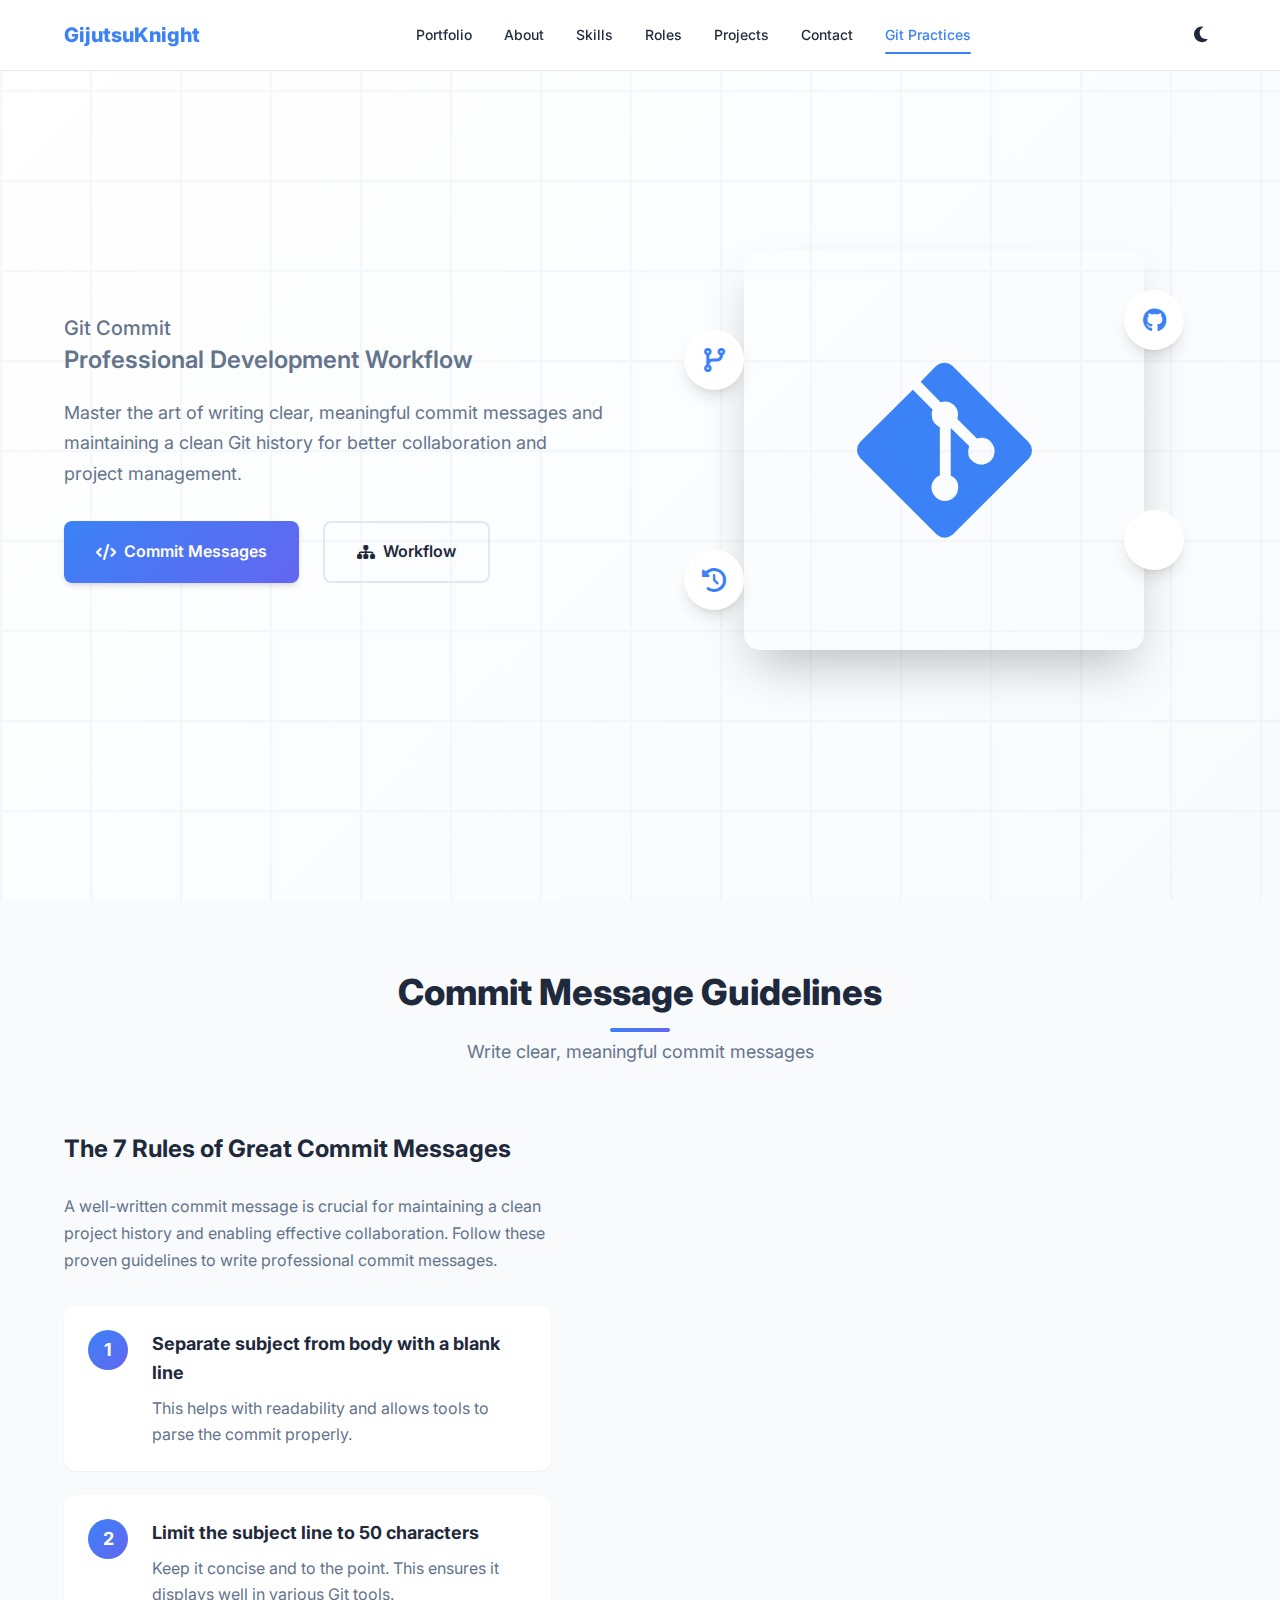
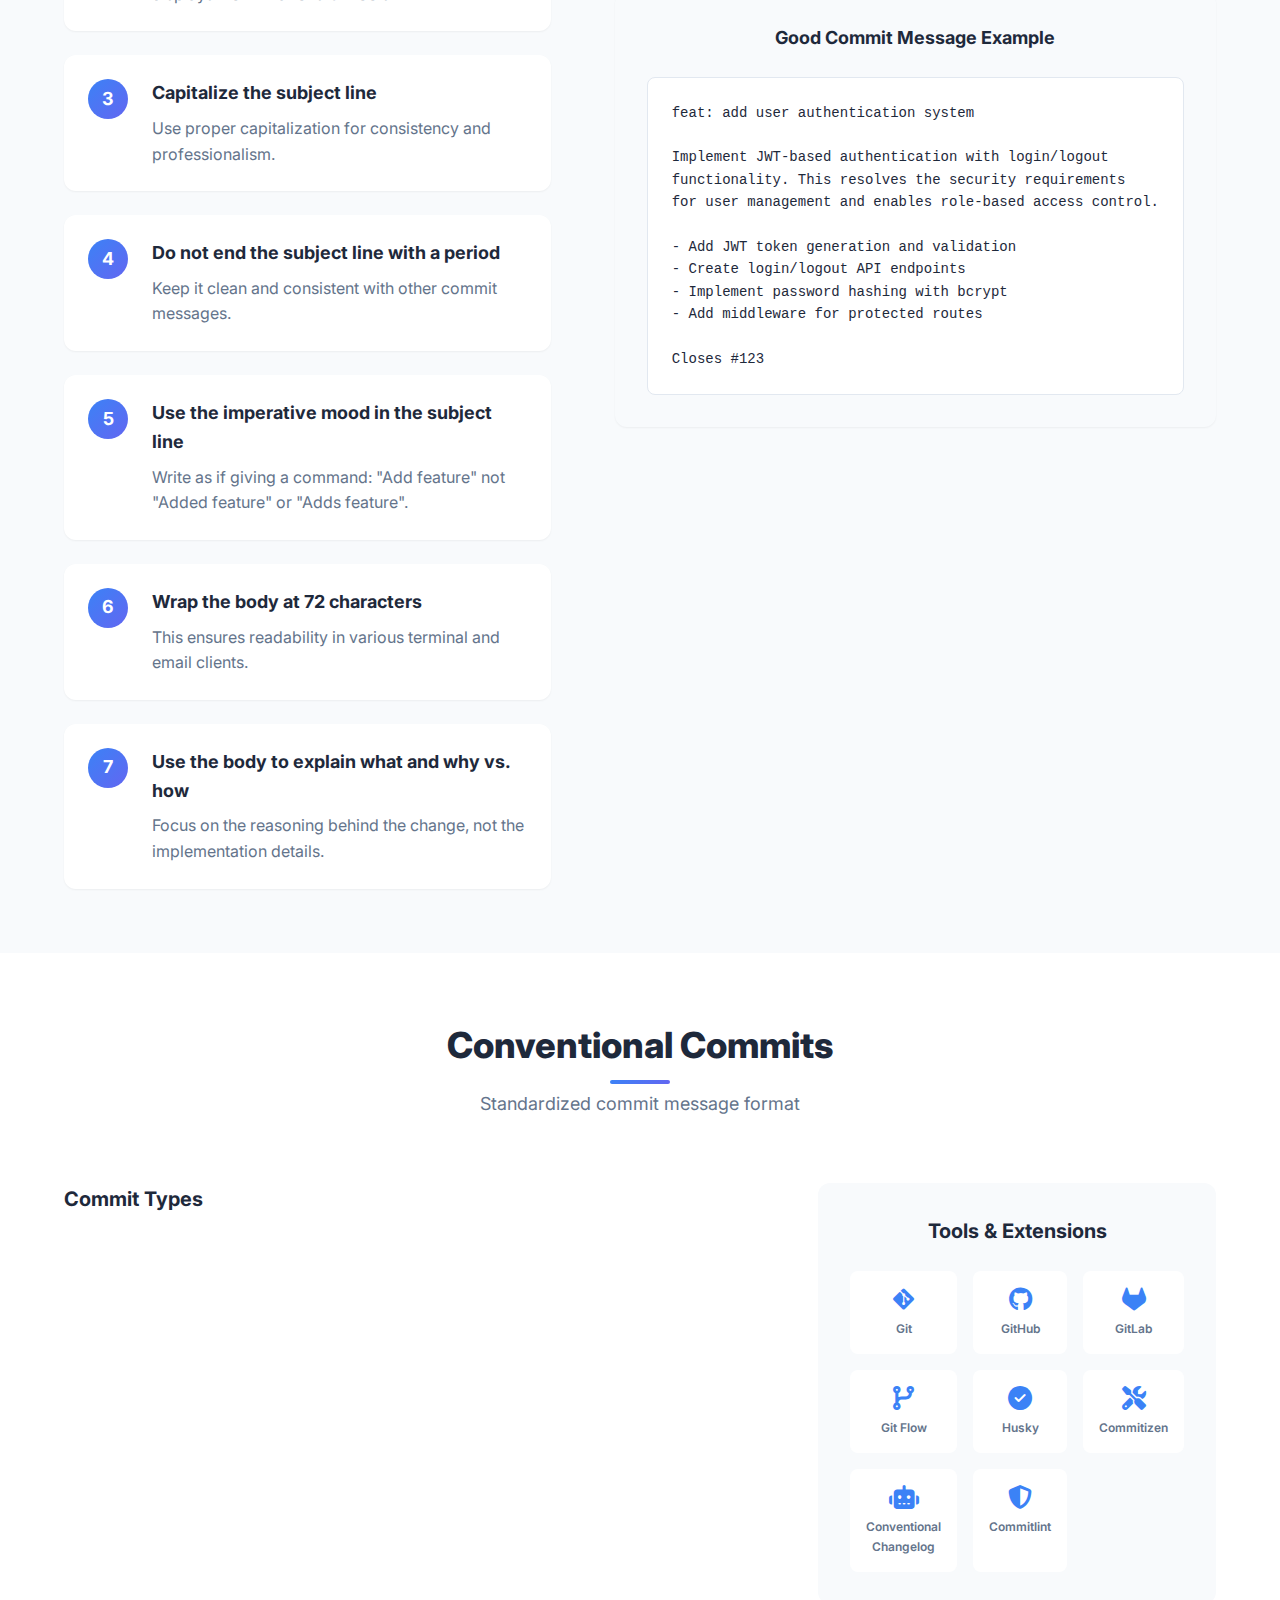
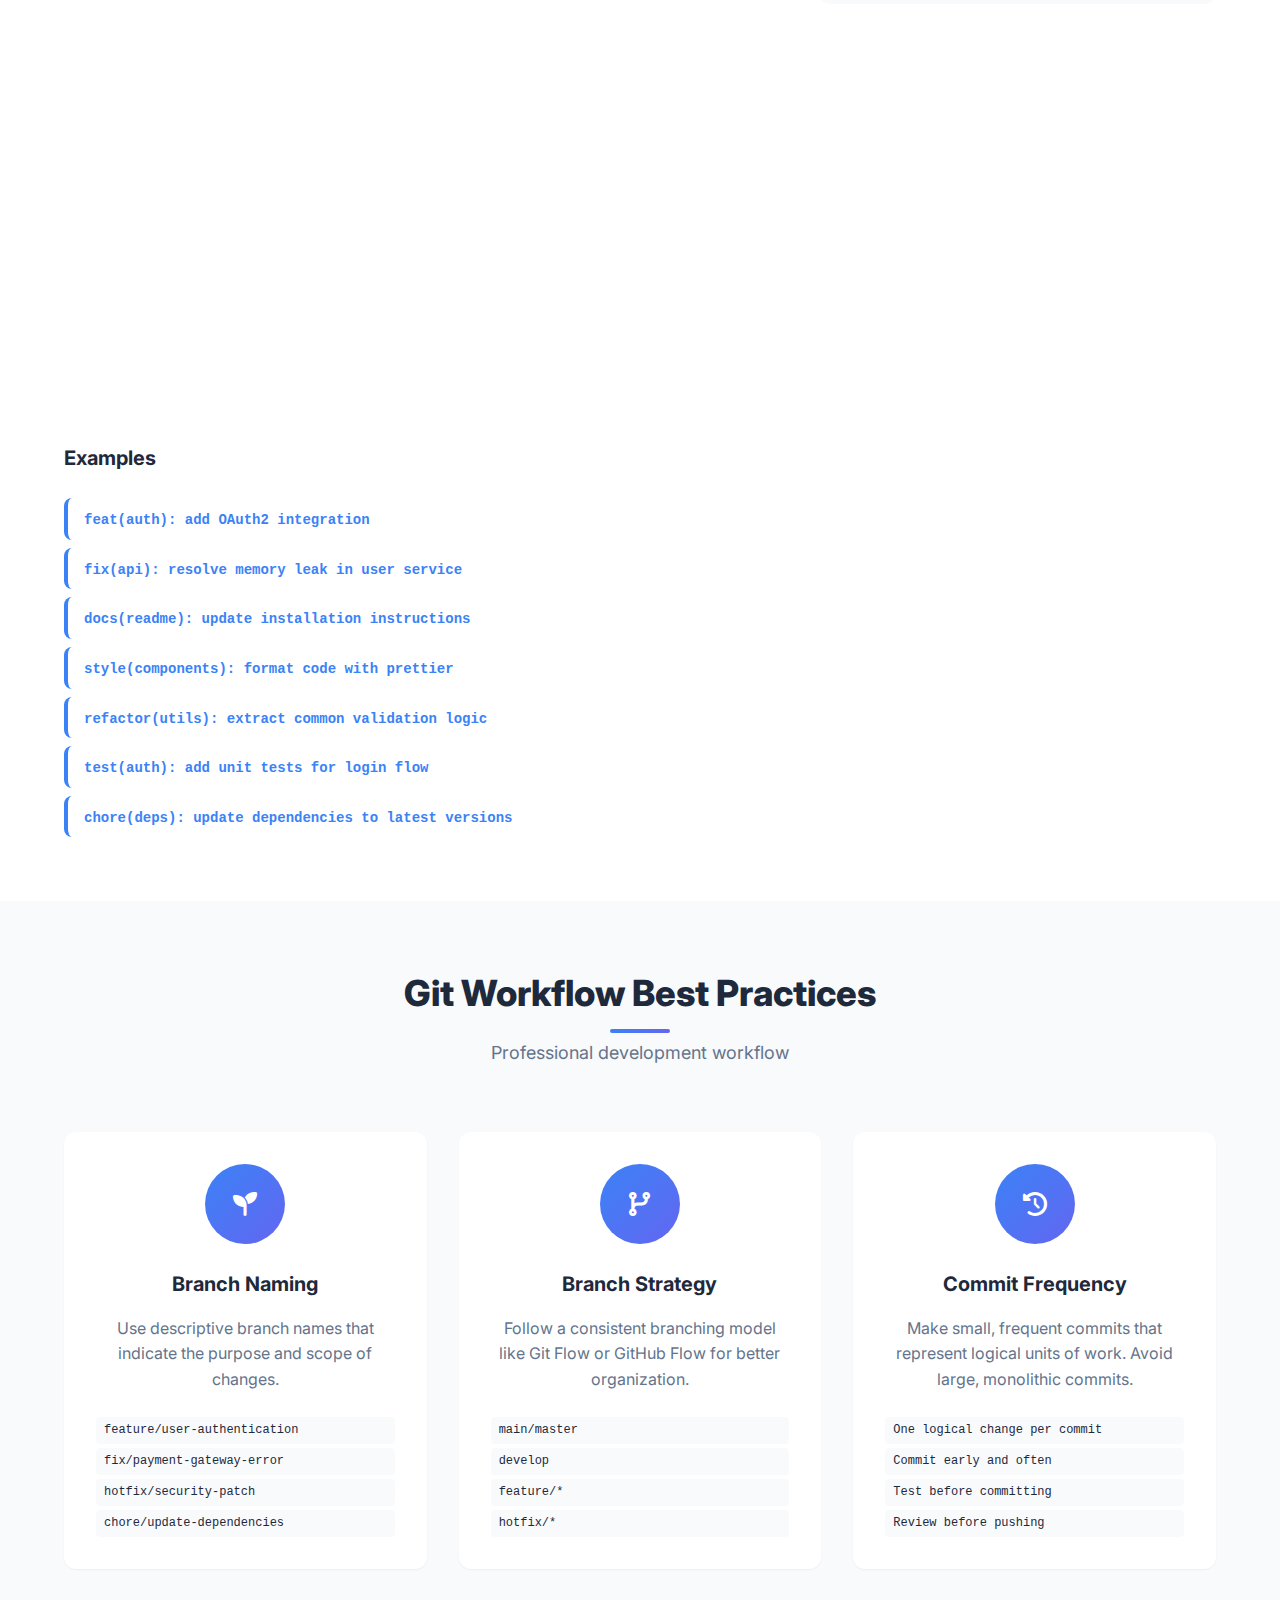
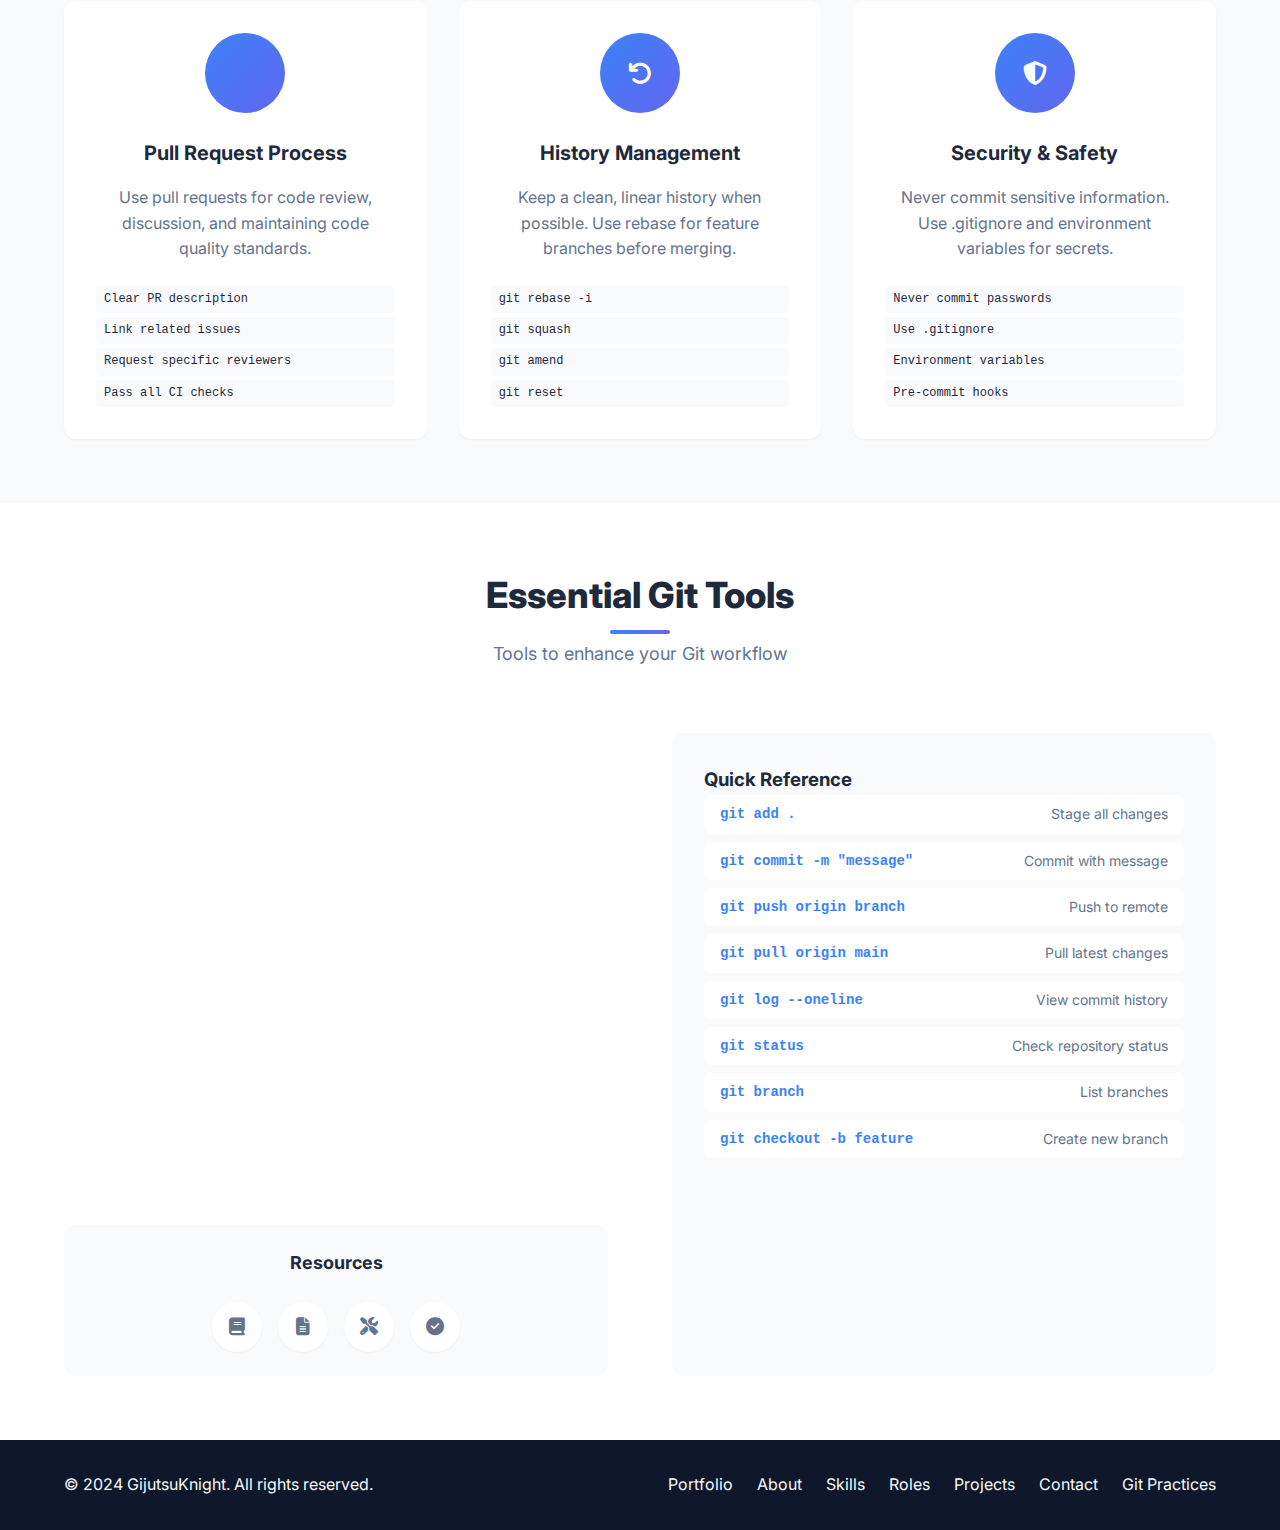
<file: git-practices.html>
<!DOCTYPE html>
<html lang="en">
  <head>
    <meta charset="UTF-8" />
    <meta name="viewport" content="width=device-width, initial-scale=1.0" />
    <title>Git Commit Best Practices - GijutsuKnight</title>

    <!-- CSS -->
    <link rel="stylesheet" href="assets/css/main.css" />

    <!-- External Libraries -->
    <link
      href="https://cdnjs.cloudflare.com/ajax/libs/font-awesome/6.4.0/css/all.min.css"
      rel="stylesheet"
    />
    <link
      href="https://fonts.googleapis.com/css2?family=Inter:wght@300;400;500;600;700;800&display=swap"
      rel="stylesheet"
    />
  </head>
  <body>
    <!-- Navigation -->
    <nav class="navbar" id="navbar">
      <div class="nav-container">
        <div class="nav-logo">
          <a href="index.html" class="logo-text">GijutsuKnight</a>
        </div>

        <div class="nav-menu" id="navMenu">
          <a href="index.html" class="nav-link">Portfolio</a>
          <a href="index.html#about" class="nav-link">About</a>
          <a href="index.html#skills" class="nav-link">Skills</a>
          <a href="index.html#roles" class="nav-link">Roles</a>
          <a href="index.html#projects" class="nav-link">Projects</a>
          <a href="index.html#contact" class="nav-link">Contact</a>
          <a href="git-practices.html" class="nav-link active">Git Practices</a>
        </div>

        <div class="nav-controls">
          <button class="theme-toggle" id="themeToggle">
            <i class="fas fa-moon"></i>
          </button>
          <button class="mobile-menu-toggle" id="mobileMenuToggle">
            <i class="fas fa-bars"></i>
          </button>
        </div>
      </div>
    </nav>

    <!-- Main Content -->
    <main>
      <!-- Hero Section -->
      <section class="hero" id="home">
        <div class="hero-container">
          <div class="hero-content">
            <div class="hero-text">
              <h1 class="hero-title">
                <span class="greeting">Git Commit</span>
                <span class="name">Best Practices</span>
                <span class="title">Professional Development Workflow</span>
              </h1>
              <p class="hero-description">
                Master the art of writing clear, meaningful commit messages and
                maintaining a clean Git history for better collaboration and
                project management.
              </p>
              <div class="hero-buttons">
                <a href="#commit-messages" class="btn btn-primary">
                  <i class="fas fa-code"></i>
                  Commit Messages
                </a>
                <a href="#workflow" class="btn btn-secondary">
                  <i class="fas fa-sitemap"></i>
                  Workflow
                </a>
              </div>
            </div>

            <div class="hero-image">
              <div class="image-container">
                <div class="profile-image">
                  <i
                    class="fab fa-git-alt"
                    style="
                      font-size: 200px;
                      color: var(--primary-color);
                      display: flex;
                      align-items: center;
                      justify-content: center;
                      height: 100%;
                    "
                  ></i>
                </div>
                <div class="floating-elements">
                  <div class="floating-icon" style="--delay: 0s">
                    <i class="fab fa-github"></i>
                  </div>
                  <div class="floating-icon" style="--delay: 1s">
                    <i class="fas fa-code-branch"></i>
                  </div>
                  <div class="floating-icon" style="--delay: 2s">
                    <i class="fas fa-merge"></i>
                  </div>
                  <div class="floating-icon" style="--delay: 3s">
                    <i class="fas fa-history"></i>
                  </div>
                </div>
              </div>
            </div>
          </div>
        </div>
      </section>

      <!-- Commit Messages Section -->
      <section class="about" id="commit-messages">
        <div class="container">
          <div class="section-header">
            <h2 class="section-title">Commit Message Guidelines</h2>
            <p class="section-subtitle">
              Write clear, meaningful commit messages
            </p>
          </div>

          <div class="about-content">
            <div class="about-text">
              <div class="about-intro">
                <h3>The 7 Rules of Great Commit Messages</h3>
                <p>
                  A well-written commit message is crucial for maintaining a
                  clean project history and enabling effective collaboration.
                  Follow these proven guidelines to write professional commit
                  messages.
                </p>
              </div>

              <div class="git-rules">
                <div class="rule-item">
                  <div class="rule-number">1</div>
                  <div class="rule-content">
                    <h4>Separate subject from body with a blank line</h4>
                    <p>
                      This helps with readability and allows tools to parse the
                      commit properly.
                    </p>
                  </div>
                </div>

                <div class="rule-item">
                  <div class="rule-number">2</div>
                  <div class="rule-content">
                    <h4>Limit the subject line to 50 characters</h4>
                    <p>
                      Keep it concise and to the point. This ensures it displays
                      well in various Git tools.
                    </p>
                  </div>
                </div>

                <div class="rule-item">
                  <div class="rule-number">3</div>
                  <div class="rule-content">
                    <h4>Capitalize the subject line</h4>
                    <p>
                      Use proper capitalization for consistency and
                      professionalism.
                    </p>
                  </div>
                </div>

                <div class="rule-item">
                  <div class="rule-number">4</div>
                  <div class="rule-content">
                    <h4>Do not end the subject line with a period</h4>
                    <p>
                      Keep it clean and consistent with other commit messages.
                    </p>
                  </div>
                </div>

                <div class="rule-item">
                  <div class="rule-number">5</div>
                  <div class="rule-content">
                    <h4>Use the imperative mood in the subject line</h4>
                    <p>
                      Write as if giving a command: "Add feature" not "Added
                      feature" or "Adds feature".
                    </p>
                  </div>
                </div>

                <div class="rule-item">
                  <div class="rule-number">6</div>
                  <div class="rule-content">
                    <h4>Wrap the body at 72 characters</h4>
                    <p>
                      This ensures readability in various terminal and email
                      clients.
                    </p>
                  </div>
                </div>

                <div class="rule-item">
                  <div class="rule-number">7</div>
                  <div class="rule-content">
                    <h4>Use the body to explain what and why vs. how</h4>
                    <p>
                      Focus on the reasoning behind the change, not the
                      implementation details.
                    </p>
                  </div>
                </div>
              </div>
            </div>

            <div class="about-image">
              <div class="code-example">
                <h4>Good Commit Message Example</h4>
                <div class="code-block">
                  <pre><code>feat: add user authentication system

Implement JWT-based authentication with login/logout
functionality. This resolves the security requirements
for user management and enables role-based access control.

- Add JWT token generation and validation
- Create login/logout API endpoints
- Implement password hashing with bcrypt
- Add middleware for protected routes

Closes #123</code></pre>
                </div>
              </div>
            </div>
          </div>
        </div>
      </section>

      <!-- Commit Types Section -->
      <section class="skills" id="commit-types">
        <div class="container">
          <div class="section-header">
            <h2 class="section-title">Conventional Commits</h2>
            <p class="section-subtitle">Standardized commit message format</p>
          </div>

          <div class="skills-content">
            <div class="skills-categories">
              <div class="skill-category">
                <h3>Commit Types</h3>
                <div class="skill-items">
                  <div class="skill-item">
                    <div class="skill-info">
                      <span class="skill-name">feat</span>
                      <span class="skill-percentage">New Feature</span>
                    </div>
                    <div class="skill-bar">
                      <div class="skill-progress" data-width="100%"></div>
                    </div>
                  </div>
                  <div class="skill-item">
                    <div class="skill-info">
                      <span class="skill-name">fix</span>
                      <span class="skill-percentage">Bug Fix</span>
                    </div>
                    <div class="skill-bar">
                      <div class="skill-progress" data-width="100%"></div>
                    </div>
                  </div>
                  <div class="skill-item">
                    <div class="skill-info">
                      <span class="skill-name">docs</span>
                      <span class="skill-percentage">Documentation</span>
                    </div>
                    <div class="skill-bar">
                      <div class="skill-progress" data-width="100%"></div>
                    </div>
                  </div>
                  <div class="skill-item">
                    <div class="skill-info">
                      <span class="skill-name">style</span>
                      <span class="skill-percentage">Code Style</span>
                    </div>
                    <div class="skill-bar">
                      <div class="skill-progress" data-width="100%"></div>
                    </div>
                  </div>
                  <div class="skill-item">
                    <div class="skill-info">
                      <span class="skill-name">refactor</span>
                      <span class="skill-percentage">Code Refactor</span>
                    </div>
                    <div class="skill-bar">
                      <div class="skill-progress" data-width="100%"></div>
                    </div>
                  </div>
                  <div class="skill-item">
                    <div class="skill-info">
                      <span class="skill-name">test</span>
                      <span class="skill-percentage">Tests</span>
                    </div>
                    <div class="skill-bar">
                      <div class="skill-progress" data-width="100%"></div>
                    </div>
                  </div>
                  <div class="skill-item">
                    <div class="skill-info">
                      <span class="skill-name">chore</span>
                      <span class="skill-percentage">Maintenance</span>
                    </div>
                    <div class="skill-bar">
                      <div class="skill-progress" data-width="100%"></div>
                    </div>
                  </div>
                </div>
              </div>

              <div class="skill-category">
                <h3>Examples</h3>
                <div class="commit-examples">
                  <div class="example-item">
                    <code>feat(auth): add OAuth2 integration</code>
                  </div>
                  <div class="example-item">
                    <code>fix(api): resolve memory leak in user service</code>
                  </div>
                  <div class="example-item">
                    <code>docs(readme): update installation instructions</code>
                  </div>
                  <div class="example-item">
                    <code>style(components): format code with prettier</code>
                  </div>
                  <div class="example-item">
                    <code
                      >refactor(utils): extract common validation logic</code
                    >
                  </div>
                  <div class="example-item">
                    <code>test(auth): add unit tests for login flow</code>
                  </div>
                  <div class="example-item">
                    <code
                      >chore(deps): update dependencies to latest versions</code
                    >
                  </div>
                </div>
              </div>
            </div>

            <div class="tech-stack">
              <h3>Tools & Extensions</h3>
              <div class="tech-grid">
                <div class="tech-item">
                  <i class="fab fa-git-alt"></i>
                  <span>Git</span>
                </div>
                <div class="tech-item">
                  <i class="fab fa-github"></i>
                  <span>GitHub</span>
                </div>
                <div class="tech-item">
                  <i class="fab fa-gitlab"></i>
                  <span>GitLab</span>
                </div>
                <div class="tech-item">
                  <i class="fas fa-code-branch"></i>
                  <span>Git Flow</span>
                </div>
                <div class="tech-item">
                  <i class="fas fa-check-circle"></i>
                  <span>Husky</span>
                </div>
                <div class="tech-item">
                  <i class="fas fa-tools"></i>
                  <span>Commitizen</span>
                </div>
                <div class="tech-item">
                  <i class="fas fa-robot"></i>
                  <span>Conventional Changelog</span>
                </div>
                <div class="tech-item">
                  <i class="fas fa-shield-alt"></i>
                  <span>Commitlint</span>
                </div>
              </div>
            </div>
          </div>
        </div>
      </section>

      <!-- Workflow Section -->
      <section class="projects" id="workflow">
        <div class="container">
          <div class="section-header">
            <h2 class="section-title">Git Workflow Best Practices</h2>
            <p class="section-subtitle">Professional development workflow</p>
          </div>

          <div class="workflow-grid">
            <div class="workflow-card">
              <div class="workflow-icon">
                <i class="fas fa-seedling"></i>
              </div>
              <h3>Branch Naming</h3>
              <p>
                Use descriptive branch names that indicate the purpose and scope
                of changes.
              </p>
              <div class="workflow-examples">
                <code>feature/user-authentication</code>
                <code>fix/payment-gateway-error</code>
                <code>hotfix/security-patch</code>
                <code>chore/update-dependencies</code>
              </div>
            </div>

            <div class="workflow-card">
              <div class="workflow-icon">
                <i class="fas fa-code-branch"></i>
              </div>
              <h3>Branch Strategy</h3>
              <p>
                Follow a consistent branching model like Git Flow or GitHub Flow
                for better organization.
              </p>
              <div class="workflow-examples">
                <code>main/master</code>
                <code>develop</code>
                <code>feature/*</code>
                <code>hotfix/*</code>
              </div>
            </div>

            <div class="workflow-card">
              <div class="workflow-icon">
                <i class="fas fa-history"></i>
              </div>
              <h3>Commit Frequency</h3>
              <p>
                Make small, frequent commits that represent logical units of
                work. Avoid large, monolithic commits.
              </p>
              <div class="workflow-examples">
                <code>One logical change per commit</code>
                <code>Commit early and often</code>
                <code>Test before committing</code>
                <code>Review before pushing</code>
              </div>
            </div>

            <div class="workflow-card">
              <div class="workflow-icon">
                <i class="fas fa-merge"></i>
              </div>
              <h3>Pull Request Process</h3>
              <p>
                Use pull requests for code review, discussion, and maintaining
                code quality standards.
              </p>
              <div class="workflow-examples">
                <code>Clear PR description</code>
                <code>Link related issues</code>
                <code>Request specific reviewers</code>
                <code>Pass all CI checks</code>
              </div>
            </div>

            <div class="workflow-card">
              <div class="workflow-icon">
                <i class="fas fa-undo"></i>
              </div>
              <h3>History Management</h3>
              <p>
                Keep a clean, linear history when possible. Use rebase for
                feature branches before merging.
              </p>
              <div class="workflow-examples">
                <code>git rebase -i</code>
                <code>git squash</code>
                <code>git amend</code>
                <code>git reset</code>
              </div>
            </div>

            <div class="workflow-card">
              <div class="workflow-icon">
                <i class="fas fa-shield-alt"></i>
              </div>
              <h3>Security & Safety</h3>
              <p>
                Never commit sensitive information. Use .gitignore and
                environment variables for secrets.
              </p>
              <div class="workflow-examples">
                <code>Never commit passwords</code>
                <code>Use .gitignore</code>
                <code>Environment variables</code>
                <code>Pre-commit hooks</code>
              </div>
            </div>
          </div>
        </div>
      </section>

      <!-- Tools Section -->
      <section class="contact" id="tools">
        <div class="container">
          <div class="section-header">
            <h2 class="section-title">Essential Git Tools</h2>
            <p class="section-subtitle">Tools to enhance your Git workflow</p>
          </div>

          <div class="contact-content">
            <div class="contact-info">
              <div class="contact-item">
                <div class="contact-icon">
                  <i class="fas fa-terminal"></i>
                </div>
                <div class="contact-details">
                  <h3>Command Line</h3>
                  <p>
                    Master essential Git commands for efficient version control
                  </p>
                </div>
              </div>

              <div class="contact-item">
                <div class="contact-icon">
                  <i class="fas fa-desktop"></i>
                </div>
                <div class="contact-details">
                  <h3>GUI Tools</h3>
                  <p>
                    Use visual tools like SourceTree, GitKraken, or VS Code Git
                    integration
                  </p>
                </div>
              </div>

              <div class="contact-item">
                <div class="contact-icon">
                  <i class="fas fa-plug"></i>
                </div>
                <div class="contact-details">
                  <h3>Hooks & Automation</h3>
                  <p>
                    Implement pre-commit hooks and automated checks for code
                    quality
                  </p>
                </div>
              </div>

              <div class="social-links">
                <h3>Resources</h3>
                <div class="social-icons">
                  <a
                    href="https://git-scm.com/doc"
                    class="social-link"
                    title="Git Documentation"
                  >
                    <i class="fas fa-book"></i>
                  </a>
                  <a
                    href="https://conventionalcommits.org/"
                    class="social-link"
                    title="Conventional Commits"
                  >
                    <i class="fas fa-file-alt"></i>
                  </a>
                  <a
                    href="https://github.com/commitizen/cz-cli"
                    class="social-link"
                    title="Commitizen"
                  >
                    <i class="fas fa-tools"></i>
                  </a>
                  <a
                    href="https://commitlint.js.org/"
                    class="social-link"
                    title="Commitlint"
                  >
                    <i class="fas fa-check-circle"></i>
                  </a>
                </div>
              </div>
            </div>

            <div class="contact-form">
              <h3>Quick Reference</h3>
              <div class="quick-reference">
                <div class="ref-item">
                  <code>git add .</code>
                  <span>Stage all changes</span>
                </div>
                <div class="ref-item">
                  <code>git commit -m "message"</code>
                  <span>Commit with message</span>
                </div>
                <div class="ref-item">
                  <code>git push origin branch</code>
                  <span>Push to remote</span>
                </div>
                <div class="ref-item">
                  <code>git pull origin main</code>
                  <span>Pull latest changes</span>
                </div>
                <div class="ref-item">
                  <code>git log --oneline</code>
                  <span>View commit history</span>
                </div>
                <div class="ref-item">
                  <code>git status</code>
                  <span>Check repository status</span>
                </div>
                <div class="ref-item">
                  <code>git branch</code>
                  <span>List branches</span>
                </div>
                <div class="ref-item">
                  <code>git checkout -b feature</code>
                  <span>Create new branch</span>
                </div>
              </div>
            </div>
          </div>
        </div>
      </section>
    </main>

    <!-- Footer -->
    <footer class="footer">
      <div class="container">
        <div class="footer-content">
          <div class="footer-text">
            <p>&copy; 2024 GijutsuKnight. All rights reserved.</p>
          </div>
          <div class="footer-links">
            <a href="index.html">Portfolio</a>
            <a href="index.html#about">About</a>
            <a href="index.html#skills">Skills</a>
            <a href="index.html#roles">Roles</a>
            <a href="index.html#projects">Projects</a>
            <a href="index.html#contact">Contact</a>
            <a href="git-practices.html">Git Practices</a>
          </div>
        </div>
      </div>
    </footer>

    <!-- JavaScript -->
    <script type="module" src="assets/js/main.js"></script>
  </body>
</html>
</file>
<file: assets/css/main.css>
/* GijutsuKnight Portfolio - Main Styles */

/* Import partials */
@import url("partials/variables.css");
@import url("partials/reset.css");
@import url("partials/base.css");
@import url("partials/components.css");
@import url("partials/sections.css");
@import url("partials/animations.css");
@import url("partials/responsive.css");
@import url("partials/utilities.css");
</file>
